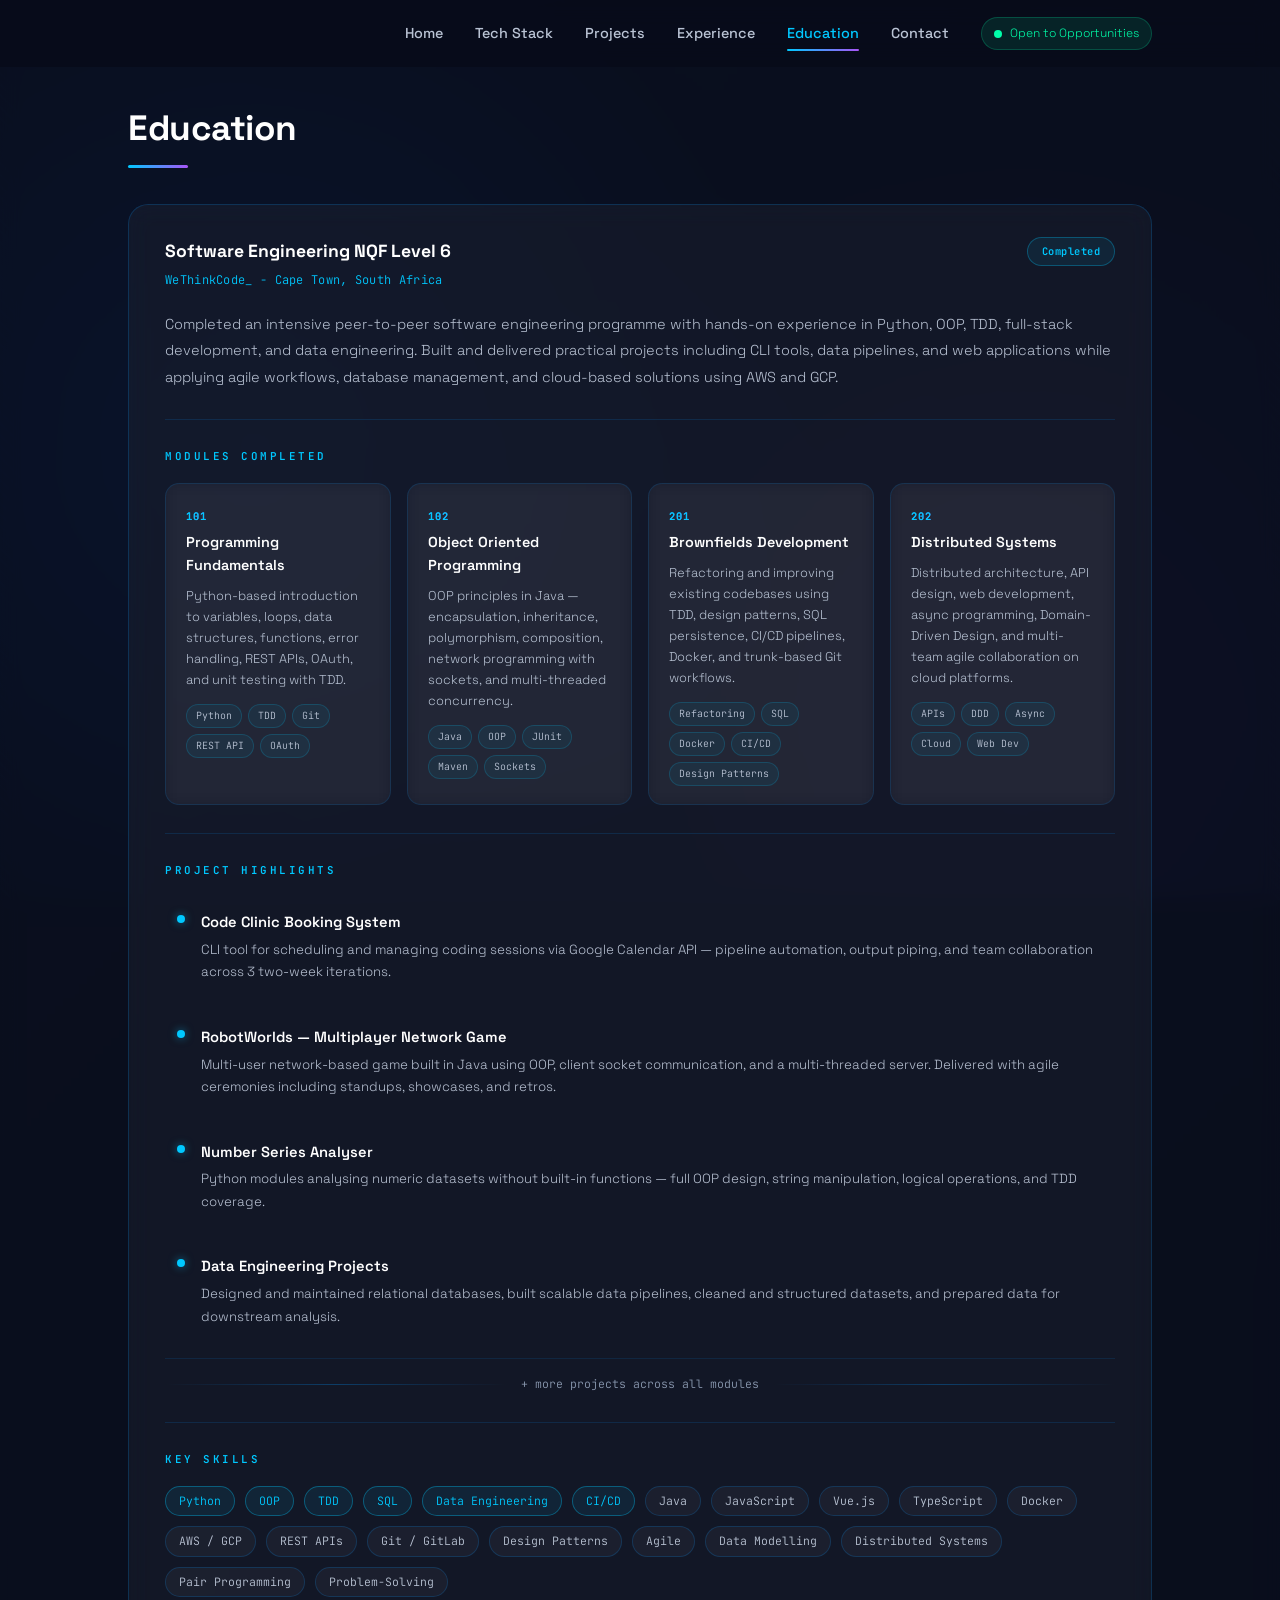
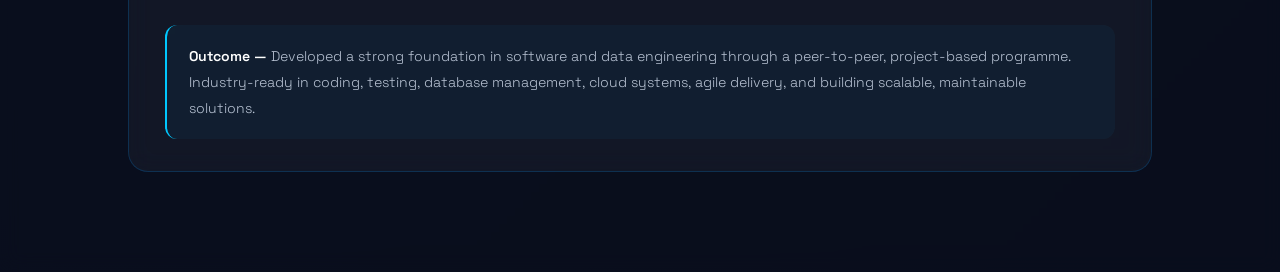
<file: education.html>
<!DOCTYPE html>
<html lang="en">
<head>
  <meta charset="UTF-8" />
  <meta name="viewport" content="width=device-width, initial-scale=1.0" />
  <title>Pumla Matokazi - Education</title>
  <link rel="icon" type="image/x-icon" href="data:image/svg+xml,<svg xmlns='http://www.w3.org/2000/svg' viewBox='0 0 100 100'><text y='.9em' font-size='90'>👩‍💻</text></svg>">
  <link rel="preconnect" href="https://fonts.googleapis.com" />
  <link rel="preconnect" href="https://fonts.gstatic.com" crossorigin />
  <link href="https://fonts.googleapis.com/css2?family=Space+Grotesk:wght@300;400;500;600;700&family=JetBrains+Mono:wght@300;400;500&display=swap" rel="stylesheet" />
  <link rel="stylesheet" href="assets/css/style.css" />
</head>
<body>

<nav id="navbar">
  <button class="nav-toggle" id="navToggle" aria-label="Toggle menu">
    <span></span><span></span><span></span>
  </button>
  <div class="nav-links" id="navLinks">
    <a href="index.html">Home</a>
    <a href="tech-stack.html">Tech Stack</a>
    <a href="projects.html">Projects</a>
    <a href="experience.html">Experience</a>
    <a href="education.html">Education</a>
    <a href="contact.html">Contact</a>
  </div>
  <div class="nav-avail"><span class="ndot"></span>Open to Opportunities</div>
</nav>

<section id="education" class="section-alt">
  <h2>Education</h2>

  <div class="edu-card">

    <!-- Top: title + badge -->
    <div class="edu-top">
      <div>
        <h3 class="edu-title">Software Engineering NQF Level 6</h3>
        <div class="edu-meta">WeThinkCode_ - Cape Town, South Africa</div>
      </div>
      <span class="edu-badge">Completed</span>
    </div>

    <!-- Description -->
    <p class="edu-desc">Completed an intensive peer-to-peer software engineering programme with hands-on experience in Python, OOP, TDD, full-stack development, and data engineering. Built and delivered practical projects including CLI tools, data pipelines, and web applications while applying agile workflows, database management, and cloud-based solutions using AWS and GCP.</p>

    <div class="edu-divider"></div>

    <!-- Modules -->
    <div class="edu-section-label">Modules Completed</div>
    <div class="modules-grid">

      <div class="module-card">
        <div class="module-num">101</div>
        <div class="module-name">Programming Fundamentals</div>
        <div class="module-desc">Python-based introduction to variables, loops, data structures, functions, error handling, REST APIs, OAuth, and unit testing with TDD.</div>
        <div class="module-tags">
          <span class="mtag">Python</span><span class="mtag">TDD</span><span class="mtag">Git</span><span class="mtag">REST API</span><span class="mtag">OAuth</span>
        </div>
      </div>

      <div class="module-card">
        <div class="module-num">102</div>
        <div class="module-name">Object Oriented Programming</div>
        <div class="module-desc">OOP principles in Java — encapsulation, inheritance, polymorphism, composition, network programming with sockets, and multi-threaded concurrency.</div>
        <div class="module-tags">
          <span class="mtag">Java</span><span class="mtag">OOP</span><span class="mtag">JUnit</span><span class="mtag">Maven</span><span class="mtag">Sockets</span>
        </div>
      </div>

      <div class="module-card">
        <div class="module-num">201</div>
        <div class="module-name">Brownfields Development</div>
        <div class="module-desc">Refactoring and improving existing codebases using TDD, design patterns, SQL persistence, CI/CD pipelines, Docker, and trunk-based Git workflows.</div>
        <div class="module-tags">
          <span class="mtag">Refactoring</span><span class="mtag">SQL</span><span class="mtag">Docker</span><span class="mtag">CI/CD</span><span class="mtag">Design Patterns</span>
        </div>
      </div>

      <div class="module-card">
        <div class="module-num">202</div>
        <div class="module-name">Distributed Systems</div>
        <div class="module-desc">Distributed architecture, API design, web development, async programming, Domain-Driven Design, and multi-team agile collaboration on cloud platforms.</div>
        <div class="module-tags">
          <span class="mtag">APIs</span><span class="mtag">DDD</span><span class="mtag">Async</span><span class="mtag">Cloud</span><span class="mtag">Web Dev</span>
        </div>
      </div>

    </div>

    <div class="edu-divider"></div>

    <!-- Project Highlights -->
    <div class="edu-section-label">Project Highlights</div>
    <div class="edu-projects">

      <div class="edu-project">
        <div class="proj-dot"></div>
        <div class="proj-content">
          <div class="proj-name">Code Clinic Booking System</div>
          <div class="proj-desc">CLI tool for scheduling and managing coding sessions via Google Calendar API — pipeline automation, output piping, and team collaboration across 3 two-week iterations.</div>
        </div>
      </div>

      <div class="edu-project">
        <div class="proj-dot"></div>
        <div class="proj-content">
          <div class="proj-name">RobotWorlds — Multiplayer Network Game</div>
          <div class="proj-desc">Multi-user network-based game built in Java using OOP, client socket communication, and a multi-threaded server. Delivered with agile ceremonies including standups, showcases, and retros.</div>
        </div>
      </div>

      <div class="edu-project">
        <div class="proj-dot"></div>
        <div class="proj-content">
          <div class="proj-name">Number Series Analyser</div>
          <div class="proj-desc">Python modules analysing numeric datasets without built-in functions — full OOP design, string manipulation, logical operations, and TDD coverage.</div>
        </div>
      </div>

      <div class="edu-project">
        <div class="proj-dot"></div>
        <div class="proj-content">
          <div class="proj-name">Data Engineering Projects</div>
          <div class="proj-desc">Designed and maintained relational databases, built scalable data pipelines, cleaned and structured datasets, and prepared data for downstream analysis.</div>
        </div>
      </div>

    </div>

    <!-- And more -->
    <div class="proj-more">
      <div class="proj-more-line"></div>
      <span>+ more projects across all modules</span>
      <div class="proj-more-line"></div>
    </div>

    <div class="edu-divider"></div>

    <!-- Key Skills -->
    <div class="edu-section-label">Key Skills</div>
    <div class="edu-tags">
      <span class="edu-tag highlight">Python</span>
      <span class="edu-tag highlight">OOP</span>
      <span class="edu-tag highlight">TDD</span>
      <span class="edu-tag highlight">SQL</span>
      <span class="edu-tag highlight">Data Engineering</span>
      <span class="edu-tag highlight">CI/CD</span>
      <span class="edu-tag">Java</span>
      <span class="edu-tag">JavaScript</span>
      <span class="edu-tag">Vue.js</span>
      <span class="edu-tag">TypeScript</span>
      <span class="edu-tag">Docker</span>
      <span class="edu-tag">AWS / GCP</span>
      <span class="edu-tag">REST APIs</span>
      <span class="edu-tag">Git / GitLab</span>
      <span class="edu-tag">Design Patterns</span>
      <span class="edu-tag">Agile</span>
      <span class="edu-tag">Data Modelling</span>
      <span class="edu-tag">Distributed Systems</span>
      <span class="edu-tag">Pair Programming</span>
      <span class="edu-tag">Problem-Solving</span>
    </div>

    <!-- Outcome -->
    <div class="edu-outcome">
      <strong>Outcome —</strong> Developed a strong foundation in software and data engineering through a peer-to-peer, project-based programme. Industry-ready in coding, testing, database management, cloud systems, agile delivery, and building scalable, maintainable solutions.
    </div>

  </div>
</section>

<button id="scrollTop" onclick="window.scrollTo({top:0,behavior:'smooth'})" title="Back to top" aria-label="Scroll to top">↑</button>
<script src="assets/js/main.js"></script>
</body>
</html>
</file>
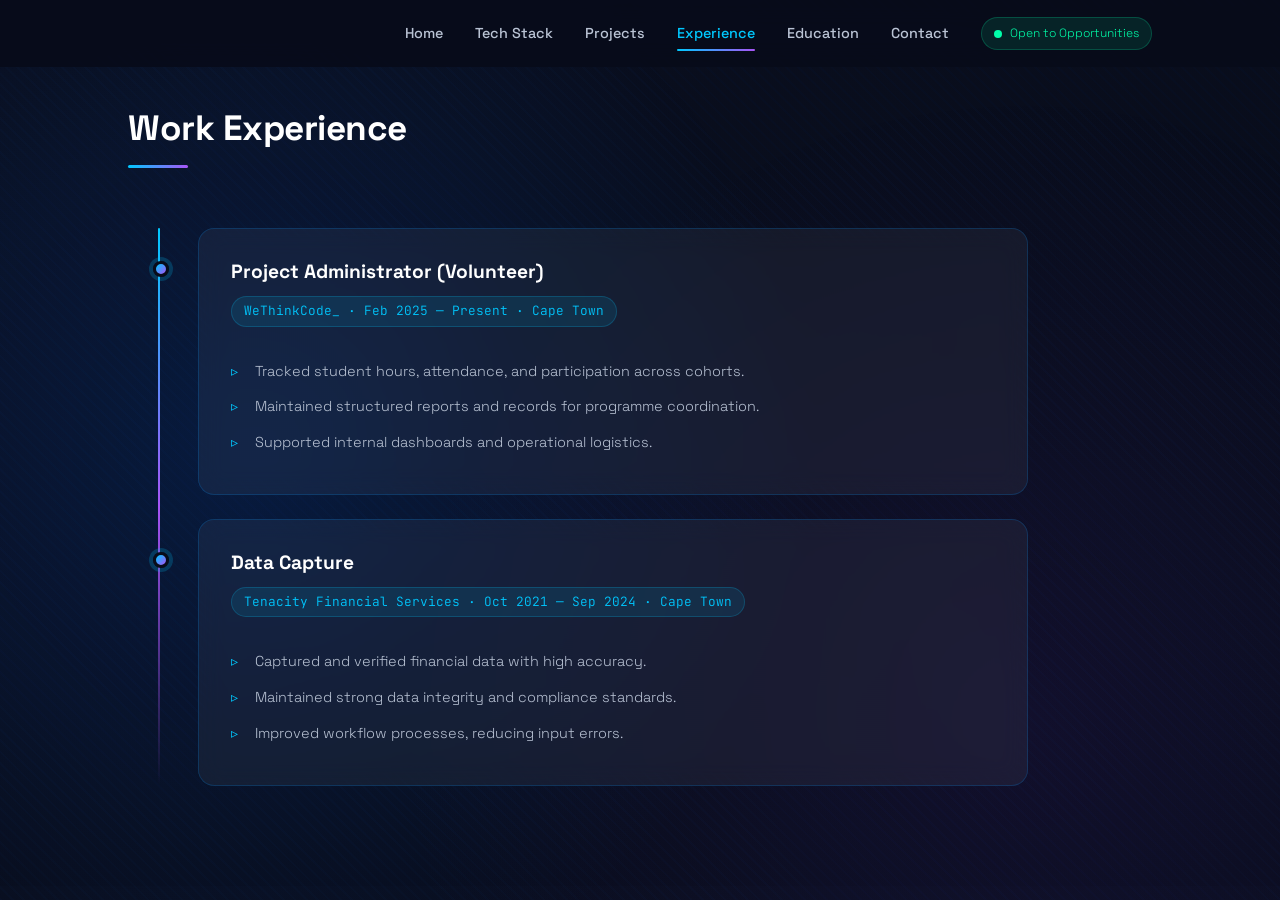
<file: experience.html>
<!DOCTYPE html>
<html lang="en">
<head>
  <meta charset="UTF-8" />
  <meta name="viewport" content="width=device-width, initial-scale=1.0" />
  <title>Pumla Matokazi - Experience</title>
  <link rel="preconnect" href="https://fonts.googleapis.com" />
  <link rel="preconnect" href="https://fonts.gstatic.com" crossorigin />
  <link href="https://fonts.googleapis.com/css2?family=Space+Grotesk:wght@300;400;500;600;700&family=JetBrains+Mono:wght@300;400;500&display=swap" rel="stylesheet" />
  <link rel="stylesheet" href="assets/css/style.css" />
</head>
<body>

<nav id="navbar">
  <button class="nav-toggle" id="navToggle" aria-label="Toggle menu">
    <span></span><span></span><span></span>
  </button>
  <div class="nav-links" id="navLinks">
    <a href="index.html">Home</a>
    <a href="tech-stack.html">Tech Stack</a>
    <a href="projects.html">Projects</a>
    <a href="experience.html">Experience</a>
    <a href="education.html">Education</a>
    <a href="contact.html">Contact</a>
  </div>
  <div class="nav-avail"><span class="ndot"></span>Open to Opportunities</div>
</nav>

<section id="experience">
  <h2>Work Experience</h2>
  <div class="timeline">
    <div class="timeline-item">
      <h3>Project Administrator (Volunteer)</h3>
      <div class="period">WeThinkCode_ · Feb 2025 — Present · Cape Town</div>
      <ul>
        <li>Tracked student hours, attendance, and participation across cohorts.</li>
        <li>Maintained structured reports and records for programme coordination.</li>
        <li>Supported internal dashboards and operational logistics.</li>
      </ul>
    </div>
    <div class="timeline-item">
      <h3>Data Capture</h3>
      <div class="period">Tenacity Financial Services · Oct 2021 — Sep 2024 · Cape Town</div>
      <ul>
        <li>Captured and verified financial data with high accuracy.</li>
        <li>Maintained strong data integrity and compliance standards.</li>
        <li>Improved workflow processes, reducing input errors.</li>
      </ul>
    </div>
  </div>
</section>

<button id="scrollTop" onclick="window.scrollTo({top:0,behavior:'smooth'})">↑</button>
<script src="assets/js/main.js"></script>
</body>
</html>
</file>
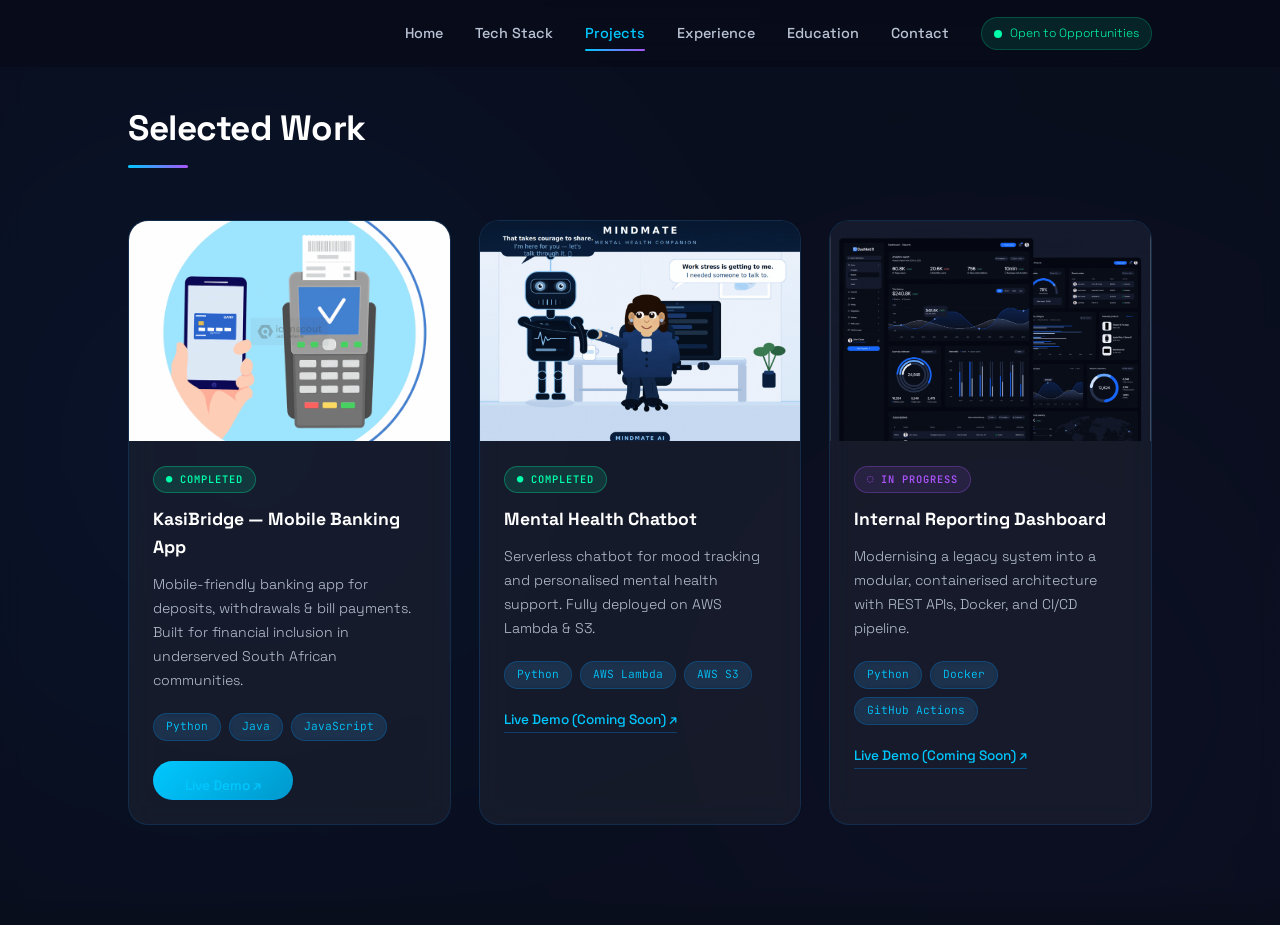
<file: projects.html>
<!DOCTYPE html>
<html lang="en">
<head>
  <meta charset="UTF-8" />
  <meta name="viewport" content="width=device-width, initial-scale=1.0" />
  <title>Pumla Matokazi - Projects</title>
  <link rel="preconnect" href="https://fonts.googleapis.com" />
  <link rel="preconnect" href="https://fonts.gstatic.com" crossorigin />
  <link href="https://fonts.googleapis.com/css2?family=Space+Grotesk:wght@300;400;500;600;700&family=JetBrains+Mono:wght@300;400;500&display=swap" rel="stylesheet" />
  <link rel="stylesheet" href="assets/css/style.css" />
</head>
<body>

<nav id="navbar">
  <button class="nav-toggle" id="navToggle" aria-label="Toggle menu">
    <span></span><span></span><span></span>
  </button>
  <div class="nav-links" id="navLinks">
    <a href="index.html">Home</a>
    <a href="tech-stack.html">Tech Stack</a>
    <a href="projects.html">Projects</a>
    <a href="experience.html">Experience</a>
    <a href="education.html">Education</a>
    <a href="contact.html">Contact</a>
  </div>
  <div class="nav-avail"><span class="ndot"></span>Open to Opportunities</div>
</nav>

<section id="projects" class="section-alt">
  <h2>Selected Work</h2>
  <div class="projects-grid">
    <div class="project-card">
      <div class="project-image-wrapper">
        <img class="project-gif" src="assets/images/kasibridge.gif" alt="KasiBridge mobile banking app" loading="lazy" />
      </div>
      <div class="content">
        <span class="project-badge badge-done">● Completed</span>
        <h3>KasiBridge — Mobile Banking App</h3>
        <p>Mobile-friendly banking app for deposits, withdrawals &amp; bill payments. Built for financial inclusion in underserved South African communities.</p>
        <div class="tags">
          <span class="tag">Python</span><span class="tag">Java</span><span class="tag">JavaScript</span>
        </div>
        <div class="links">
         <div class="project-actions">
        <a href="https://kasi-bridge.vercel.app/" target="_blank" class="btn-primary">Live Demo ↗</a></div>
         <!-- <a href="https://github.com/Pumla-Matokazi" target="_blank">GitHub ↗</a> -->
        </div>
      </div>
    </div>
    <div class="project-card">
      <div class="project-image-wrapper">
        <img class="project-gif" src="assets/images/mindmate.gif" alt="Mental Health Chatbot" loading="lazy" />
      </div>
      <div class="content">
        <span class="project-badge badge-done">● Completed</span>
        <h3>Mental Health Chatbot</h3>
        <p>Serverless chatbot for mood tracking and personalised mental health support. Fully deployed on AWS Lambda &amp; S3.</p>
        <div class="tags">
          <span class="tag">Python</span><span class="tag">AWS Lambda</span><span class="tag">AWS S3</span>
        </div>
        <div class="links">
          <a href="#" class="disabled-link">Live Demo (Coming Soon) ↗</a>
          <!-- <a href="https://github.com/Pumla-Matokazi" target="_blank">GitHub ↗</a> -->
        </div>
      </div>
    </div>
    <div class="project-card">
      <div class="project-image-wrapper">
        <img class="project-gif" src="assets/images/dashboard.gif" alt="Reporting Dashboard" loading="lazy" />
      </div>
      <div class="content">
        <span class="project-badge badge-wip">◌ In Progress</span>
        <h3>Internal Reporting Dashboard</h3>
        <p>Modernising a legacy system into a modular, containerised architecture with REST APIs, Docker, and CI/CD pipeline.</p>
        <div class="tags">
          <span class="tag">Python</span><span class="tag">Docker</span><span class="tag">GitHub Actions</span>
        </div>
        <div class="links">
          <a href="#" class="disabled-link">Live Demo (Coming Soon) ↗</a>
         <!-- <a href="https://github.com/Pumla-Matokazi" target="_blank">GitHub ↗</a> --> 
        </div>
      </div>
    </div>
  </div>
</section>

<button id="scrollTop" onclick="window.scrollTo({top:0,behavior:'smooth'})">↑</button>
<script src="assets/js/main.js"></script>
</body>
</html>
</file>
<file: assets/css/style.css>
/* ================================================
   Pumla Matokazi — Portfolio Stylesheet
   Dark Blue Glass Morphism Theme
   ================================================ */

   

*, *::before, *::after { 
  margin: 0; 
  padding: 0; 
  box-sizing: border-box; 
}

:root {
  /* Dark blue backgrounds */
  --bg:          #0a0f1f;
  --bg-alt:      #0c1124;
  --bg-deep:     #080c1a;
  
  /* Glass card backgrounds */
  --card:        rgba(255, 255, 255, 0.05);
  --card-hover:  rgba(255, 255, 255, 0.1);
  --card-border: rgba(255, 255, 255, 0.08);
  --card-glow:   rgba(0, 200, 255, 0.15);
  
  /* Accent colors - brighter for better contrast */
  --accent:      #00c8ff;
  --accent-glow: rgba(0, 200, 255, 0.25);
  --accent-dark: #0099cc;
  --accent-blue: #1e3a8a;
  
  /* Secondary accent */
  --secondary:   #a855f7;
  --secondary-glow: rgba(168, 85, 247, 0.2);
  
  /* Success color */
  --green:       #00ffaa;
  --green-glow:  rgba(0, 255, 170, 0.15);
  
  /* Text colors - bright for dark blue background */
  --text:        #ffffff;
  --text-light:  #e2e8f0;
  --muted:       #b9c3d4;
  --muted-light: #8a99b0;
}

html { 
  scroll-behavior: smooth; 
}

body {
  background: linear-gradient(135deg, var(--bg) 0%, var(--bg-deep) 100%);
  color: var(--text);
  font-family: 'Space Grotesk', sans-serif;
  font-weight: 300;
  line-height: 1.6;
  overflow-x: hidden;
  position: relative;
}

/* Enhanced animated gradient background */
body::before {
  content: '';
  position: fixed;
  top: 0;
  left: 0;
  width: 100%;
  height: 100%;
  background: 
    radial-gradient(circle at 20% 50%, rgba(0, 100, 255, 0.15) 0%, transparent 50%),
    radial-gradient(circle at 80% 80%, rgba(100, 50, 200, 0.1) 0%, transparent 50%),
    repeating-linear-gradient(45deg, rgba(0, 100, 255, 0.02) 0px, rgba(0, 100, 255, 0.02) 2px, transparent 2px, transparent 8px);
  pointer-events: none;
  z-index: -1;
}

section { 
  padding: 100px 10%;
  position: relative;
}

.section-alt { 
  background: rgba(10, 15, 31, 0.6);
  backdrop-filter: blur(10px);
}

h2 {
  font-size: 2.2rem;
  font-weight: 700;
  margin-bottom: 48px;
  color: var(--text);
  letter-spacing: -0.5px;
  position: relative;
  display: inline-block;
}

h2::after {
  content: '';
  position: absolute;
  bottom: -12px;
  left: 0;
  width: 60px;
  height: 3px;
  background: linear-gradient(90deg, var(--accent), var(--secondary));
  border-radius: 3px;
}

/* ---- NAV - Clean Glass Navigation ---- */
nav {
  position: fixed;
  top: 0;
  left: 0;
  right: 0;
  z-index: 999;
  padding: 16px 10%;
  display: flex;
  justify-content: flex-end;
  align-items: center;
  gap: 2rem;
  background: rgba(8, 12, 26, 0.9);
  backdrop-filter: blur(12px);
  transition: all 0.3s ease;
}

nav.scrolled {
  background: rgba(8, 12, 26, 0.98);
  padding: 12px 10%;
}

.nav-toggle {
  display: none;
  flex-direction: column;
  gap: 5px;
  background: none;
  border: none;
  padding: 8px;
  cursor: pointer;
  z-index: 1000;
}

.nav-toggle span {
  display: block;
  width: 24px;
  height: 2px;
  background: var(--text);
  border-radius: 2px;
  transition: all 0.3s;
}

.nav-links {
  display: flex;
  gap: 2rem;
  margin-left: auto;
}

.nav-links a {
  color: var(--muted);
  text-decoration: none;
  font-size: 0.9rem;
  font-weight: 500;
  transition: all 0.3s;
  position: relative;
  padding: 6px 0;
}

.nav-links a::after {
  content: '';
  position: absolute;
  bottom: 0;
  left: 0;
  width: 0;
  height: 2px;
  background: linear-gradient(90deg, var(--accent), var(--secondary));
  transition: width 0.3s;
  border-radius: 2px;
}

.nav-links a:hover,
.nav-links a.active {
  color: var(--accent);
}

.nav-links a:hover::after,
.nav-links a.active::after {
  width: 100%;
}

.nav-avail {
  font-size: 0.75rem;
  color: var(--green);
  display: flex;
  align-items: center;
  gap: 8px;
  background: rgba(0, 255, 170, 0.1);
  padding: 6px 12px;
  border-radius: 20px;
  border: 1px solid rgba(0, 255, 170, 0.2);
}

.ndot {
  width: 8px;
  height: 8px;
  background: var(--green);
  border-radius: 50%;
  animation: pulse 2s infinite;
}

@keyframes pulse {
  0%, 100% { opacity: 1; transform: scale(1); }
  50% { opacity: 0.5; transform: scale(0.8); }
}

/* ================================================
   HERO SECTION
================================================ */
.hero {
  display: flex;
  flex-direction: row;
  justify-content: space-between;
  align-items: center;
  min-height: 100vh;
  padding-top: 100px;
  gap: 60px;
  position: relative;
}

.hero-grid-bg {
  position: absolute;
  inset: 0;
  z-index: 0;
  background: 
    radial-gradient(circle at 20% 40%, rgba(0, 150, 255, 0.1) 0%, transparent 50%),
    radial-gradient(circle at 80% 60%, rgba(100, 80, 255, 0.08) 0%, transparent 50%),
    repeating-linear-gradient(45deg, rgba(0, 100, 255, 0.03) 0px, rgba(0, 100, 255, 0.03) 2px, transparent 2px, transparent 8px);
  pointer-events: none;
}

/* ================================================
   HERO AVATAR - With Image
================================================ */

/* Avatar Container */
.avatar-ring {
  position: relative;
  width: 320px;
  height: 320px;
  display: flex;
  align-items: center;
  justify-content: center;
}

.avatar-ring::before {
  content: '';
  position: absolute;
  inset: -10px;
  border-radius: 50%;
  background: linear-gradient(135deg, var(--accent), var(--secondary));
  opacity: 0.5;
  filter: blur(20px);
  z-index: -1;
  animation: rotate 4s linear infinite;
}

@keyframes rotate {
  from {
    transform: rotate(0deg);
  }
  to {
    transform: rotate(360deg);
  }
}

/* Avatar Placeholder - Now for Image */
.avatar-placeholder {
  width: 300px;
  height: 300px;
  border-radius: 50%;
  background: linear-gradient(135deg, rgba(0, 100, 255, 0.15), rgba(100, 50, 200, 0.15));
  backdrop-filter: blur(10px);
  border: 2px solid rgba(0, 150, 255, 0.4);
  display: flex;
  align-items: center;
  justify-content: center;
  overflow: hidden;
  transition: all 0.4s ease;
}

/* Avatar Image */
.avatar-image {
  width: 100%;
  height: 100%;
  object-fit: cover;
  border-radius: 50%;
  transition: transform 0.4s ease;
}

.avatar-ring:hover .avatar-placeholder {
  transform: scale(1.02);
  border-color: var(--accent);
  box-shadow: 0 0 40px var(--accent-glow);
}

.avatar-ring:hover .avatar-image {
  transform: scale(1.05);
}

/* Responsive */
@media (max-width: 900px) {
  .avatar-ring {
    width: 240px;
    height: 240px;
  }
  
  .avatar-placeholder {
    width: 220px;
    height: 220px;
  }
}

@media (max-width: 480px) {
  .avatar-ring {
    width: 200px;
    height: 200px;
  }
  
  .avatar-placeholder {
    width: 180px;
    height: 180px;
  }
}
/* Hero Content */
.hero-left {
  max-width: 600px;
  position: relative;
  z-index: 1;
  flex: 1;
}

.hero-tag {
  font-family: 'JetBrains Mono', monospace;
  font-size: 0.75rem;
  letter-spacing: 3px;
  color: var(--accent);
  margin-bottom: 20px;
  text-transform: uppercase;
}

.hero-left h1 {
  font-size: clamp(2.2rem, 5vw, 3.5rem);
  font-weight: 700;
  line-height: 1.2;
  margin-bottom: 16px;
  background: linear-gradient(135deg, var(--text), var(--accent));
  -webkit-background-clip: text;
  background-clip: text;
  color: transparent;
}

.hero-left h2 {
  font-size: 1.4rem;
  font-weight: 400;
  margin-bottom: 24px;
  color: var(--muted);
  font-family: 'JetBrains Mono', monospace;
  min-height: 2rem;
}

.typed-text { 
  color: var(--accent); 
  font-weight: 500;
}

.cursor-blink { 
  color: var(--accent); 
  animation: blink 0.9s step-end infinite; 
}

@keyframes blink { 
  0%, 100% { opacity: 1; } 
  50% { opacity: 0; } 
}

.hero-left p {
  color: var(--muted);
  margin-bottom: 36px;
  font-size: 1rem;
  line-height: 1.8;
}

.hero-ctas {
  display: flex;
  gap: 16px;
  flex-wrap: wrap;
}

/* Buttons */
.btn-primary {
  display: flex;
  align-items: center;
  gap: 8px;
  padding: 14px 32px;
  border: none;
  border-radius: 40px;
  background: linear-gradient(135deg, var(--accent), var(--accent-dark));
  color: #0a0f1f;
  font-size: 0.9rem;
  font-weight: 600;
  font-family: 'Space Grotesk', sans-serif;
  cursor: pointer;
  transition: all 0.3s ease;
  position: relative;
  overflow: hidden;
}

.btn-primary::before {
  content: '';
  position: absolute;
  top: 0;
  left: -100%;
  width: 100%;
  height: 100%;
  background: linear-gradient(90deg, transparent, rgba(255,255,255,0.3), transparent);
  transition: left 0.5s;
}

.btn-primary:hover::before {
  left: 100%;
}

.btn-primary:hover {
  transform: translateY(-2px);
  box-shadow: 0 8px 20px var(--accent-glow);
}

.btn-outline {
  padding: 14px 32px;
  border: 1px solid rgba(0, 150, 255, 0.4);
  border-radius: 40px;
  background: rgba(0, 100, 255, 0.1);
  backdrop-filter: blur(10px);
  color: var(--accent);
  font-size: 0.9rem;
  font-weight: 500;
  font-family: 'Space Grotesk', sans-serif;
  cursor: pointer;
  transition: all 0.3s ease;
}

.btn-outline:hover {
  background: rgba(0, 100, 255, 0.2);
  transform: translateY(-2px);
  border-color: var(--accent);
  box-shadow: 0 4px 12px var(--accent-glow);
}

/* ================================================
   SKILLS SECTION - Full Glass Blur Background
================================================ */
#skills { 
  padding: 80px 10%;
  position: relative;
  background: rgba(10, 15, 31, 0.4);
  backdrop-filter: blur(20px);
  margin: 20px 0;
  border-top: 1px solid rgba(0, 150, 255, 0.1);
  border-bottom: 1px solid rgba(0, 150, 255, 0.1);
}

#skills::before {
  content: '';
  position: absolute;
  top: 0;
  left: 0;
  right: 0;
  bottom: 0;
  background: linear-gradient(135deg, 
    rgba(0, 100, 255, 0.05) 0%, 
    rgba(100, 50, 200, 0.05) 100%);
  pointer-events: none;
  z-index: 0;
}

.skills-rows {
  position: relative;
  z-index: 1;
}

.skill-row {
  padding: 28px 0;
  border-bottom: 1px solid rgba(0, 150, 255, 0.1);
  transition: all 0.3s ease;
}

.skill-row:hover {
  border-bottom-color: rgba(0, 200, 255, 0.4);
}

.skill-row:last-child { 
  border-bottom: none; 
}

.skill-row-label {
  font-size: 0.7rem;
  font-weight: 600;
  text-transform: uppercase;
  letter-spacing: 3px;
  color: var(--accent);
  font-family: 'JetBrains Mono', monospace;
  margin-bottom: 20px;
  display: flex;
  align-items: center;
  gap: 12px;
}

.skill-row-label::after {
  content: '';
  flex: 1;
  height: 1px;
  background: linear-gradient(90deg, rgba(0, 150, 255, 0.4), transparent);
}

.skill-icons {
  display: flex;
  flex-direction: row;
  gap: 16px;
  flex-wrap: wrap;
}

/* Flip cards with white backgrounds */
.flip-card {
  width: 70px;
  height: 70px;
  perspective: 650px;
  cursor: pointer;
}

.flip-inner {
  width: 100%;
  height: 100%;
  position: relative;
  transform-style: preserve-3d;
  transition: transform 0.45s cubic-bezier(0.4, 0.2, 0.2, 1);
}

.flip-card:hover .flip-inner {
  transform: rotateY(180deg);
}

.flip-front,
.flip-back {
  position: absolute;
  inset: 0;
  border-radius: 14px;
  backface-visibility: hidden;
  -webkit-backface-visibility: hidden;
  display: flex;
  flex-direction: column;
  align-items: center;
  justify-content: center;
  gap: 8px;
}

/* White background for front of cards */
.flip-front {
  background: #ffffff;
  backdrop-filter: blur(4px);
  border: 1px solid rgba(0, 150, 255, 0.3);
  box-shadow: 0 4px 12px rgba(0, 0, 0, 0.1);
  transition: all 0.3s ease;
}

.flip-front:hover {
  background: #f8f9ff;
  border-color: var(--accent);
  transform: scale(1.02);
  box-shadow: 0 8px 20px rgba(0, 150, 255, 0.2);
}

.flip-front img {
  width: 38px;
  height: 38px;
  object-fit: contain;
  transition: all 0.3s ease;
  filter: brightness(1) contrast(1);
}

.flip-front:hover img {
  transform: scale(1.08);
  filter: drop-shadow(0 0 6px var(--accent));
}

/* Gradient background for back of cards */
.flip-back {
  transform: rotateY(180deg);
  background: linear-gradient(135deg, var(--accent), var(--secondary));
  backdrop-filter: blur(8px);
  border: 1px solid rgba(255,255,255,0.2);
}

.flip-back span {
  font-size: 11px;
  font-family: 'JetBrains Mono', monospace;
  color: white;
  text-align: center;
  line-height: 1.4;
  padding: 0 6px;
  font-weight: 600;
  text-shadow: 0 1px 2px rgba(0,0,0,0.2);
}

/* ================================================
   PROJECTS - Glass Cards (WORKING VERSION)
================================================ */
.projects-grid { 
  display: grid; 
  grid-template-columns: repeat(auto-fit, minmax(320px, 1fr)); 
  gap: 28px; 
  margin-top: 16px; 
}

.project-card {
  background: rgba(255, 255, 255, 0.05);
  backdrop-filter: blur(12px);
  border-radius: 20px;
  overflow: hidden;
  transition: all 0.3s ease;
  cursor: pointer;
  border: 1px solid rgba(0, 150, 255, 0.15);
  position: relative;
}

.project-card:hover {
  transform: translateY(-8px);
  background: rgba(255, 255, 255, 0.08);
  border-color: var(--accent);
  box-shadow: 0 20px 40px rgba(0, 0, 0, 0.3);
}

.project-image-wrapper {
  width: 100%;
  height: 220px;
  overflow: hidden;
  background: rgba(0, 0, 0, 0.3);
  position: relative;
}

.project-image-wrapper img {
  width: 100%;
  height: 100%;
  object-fit: cover;
  transition: transform 0.4s;
  opacity: 1;
  visibility: visible;
  display: block;
}

.project-card:hover .project-image-wrapper img {
  transform: scale(1.05);
}

.project-card .content {
  padding: 24px;
}

.project-badge {
  display: inline-block;
  font-size: 0.65rem;
  padding: 4px 12px;
  border-radius: 20px;
  margin-bottom: 12px;
  letter-spacing: 1px;
  text-transform: uppercase;
  font-weight: 600;
  font-family: 'JetBrains Mono', monospace;
}

.badge-done {
  background: rgba(0, 255, 170, 0.12);
  border: 1px solid rgba(0, 255, 170, 0.3);
  color: var(--green);
}

.badge-wip {
  background: rgba(168, 85, 247, 0.12);
  border: 1px solid rgba(168, 85, 247, 0.3);
  color: var(--secondary);
}

.project-card .content h3 {
  font-size: 1.1rem;
  font-weight: 700;
  margin-bottom: 12px;
  color: var(--text);
}

.project-card .content p {
  color: var(--muted);
  font-size: 0.88rem;
  line-height: 1.7;
  margin-bottom: 20px;
}

.tags {
  display: flex;
  flex-wrap: wrap;
  gap: 8px;
  margin-bottom: 20px;
}

.tag {
  font-size: 0.7rem;
  padding: 4px 12px;
  background: rgba(0, 150, 255, 0.12);
  border: 1px solid rgba(0, 150, 255, 0.25);
  border-radius: 20px;
  color: var(--accent);
  font-family: 'JetBrains Mono', monospace;
  backdrop-filter: blur(4px);
}

.links {
  display: flex;
  gap: 20px;
}

.links a {
  font-size: 0.85rem;
  font-weight: 500;
  color: var(--accent);
  border-bottom: 1px solid rgba(0, 150, 255, 0.3);
  padding-bottom: 2px;
  transition: all 0.3s ease;
  text-decoration: none;
}

.links a:hover {
  color: var(--secondary);
  border-bottom-color: var(--secondary);
  transform: translateX(2px);
}

/* ================================================
   EXPERIENCE SECTION - Left Aligned Content
================================================ */
#experience { 
  padding: 80px 10%;
  position: relative;
}

#experience h2 {
  text-align: left;
  margin-bottom: 48px;
  margin-left: 0;
}

#experience .timeline {
  display: flex;
  flex-direction: column;
  gap: 24px;
  margin-top: 24px;
  position: relative;
  max-width: 900px;
  margin-left: 0;
  margin-right: auto;
}

#experience .timeline::before {
  content: '';
  position: absolute;
  left: 30px;
  top: 0;
  bottom: 0;
  width: 2px;
  background: linear-gradient(180deg, var(--accent), var(--secondary), transparent);
  border-radius: 2px;
}

#experience .timeline-item {
  background: rgba(255, 255, 255, 0.05);
  backdrop-filter: blur(12px);
  border: 1px solid rgba(0, 150, 255, 0.2);
  border-radius: 16px;
  padding: 28px 32px;
  position: relative;
  transition: all 0.3s ease;
  margin-left: 70px;
}

#experience .timeline-item::before {
  content: '';
  position: absolute;
  left: -46px;
  top: 32px;
  width: 16px;
  height: 16px;
  background: linear-gradient(135deg, var(--accent), var(--secondary));
  border-radius: 50%;
  border: 3px solid var(--bg-deep);
  box-shadow: 0 0 0 4px rgba(0, 200, 255, 0.2);
  transition: all 0.3s ease;
}

#experience .timeline-item:hover {
  transform: translateX(8px);
  border-color: var(--accent);
  background: rgba(255, 255, 255, 0.08);
  box-shadow: 0 8px 24px rgba(0, 0, 0, 0.2);
}

#experience .timeline-item:hover::before {
  transform: scale(1.2);
  box-shadow: 0 0 0 6px rgba(0, 200, 255, 0.3);
}

#experience .timeline-item h3 {
  font-size: 1.2rem;
  font-weight: 700;
  margin-bottom: 8px;
  color: var(--text);
}

#experience .timeline-item .period {
  font-size: 0.8rem;
  color: var(--accent);
  margin-bottom: 16px;
  font-family: 'JetBrains Mono', monospace;
  display: inline-block;
  padding: 4px 12px;
  background: rgba(0, 200, 255, 0.1);
  border-radius: 20px;
  border: 1px solid rgba(0, 200, 255, 0.2);
}

#experience .timeline-item ul {
  list-style: none;
  padding-left: 0;
  margin-top: 16px;
}

#experience .timeline-item ul li {
  color: var(--muted);
  font-size: 0.9rem;
  line-height: 1.8;
  margin-bottom: 10px;
  padding-left: 24px;
  position: relative;
}

#experience .timeline-item ul li::before {
  content: '▹';
  position: absolute;
  left: 0;
  color: var(--accent);
  font-size: 0.9rem;
}

@media (max-width: 768px) {
  #experience .timeline {
    max-width: 100%;
    margin-left: 0;
  }
  
  #experience .timeline::before {
    left: 20px;
  }
  
  #experience .timeline-item {
    margin-left: 50px;
    padding: 20px;
  }
  
  #experience .timeline-item::before {
    left: -36px;
    width: 14px;
    height: 14px;
  }
}

@media (max-width: 480px) {
  #experience .timeline-item {
    margin-left: 40px;
    padding: 16px;
  }
  
  #experience .timeline-item h3 {
    font-size: 1rem;
  }
}

/* ================================================
   EDUCATION SECTION - With Connecting Timeline Dots
================================================ */
#education { 
  padding: 80px 10%;
  position: relative;
}

#education h2 {
  text-align: left;
  margin-bottom: 48px;
  margin-left: 0;
}

#education .timeline {
  display: flex;
  flex-direction: column;
  gap: 24px;
  margin-top: 24px;
  position: relative;
  max-width: 1200px;
  margin-left: 0;
  margin-right: auto;
}

#education .timeline::before {
  content: '';
  position: absolute;
  left: 30px;
  top: 0;
  bottom: 0;
  width: 2px;
  background: linear-gradient(180deg, var(--accent), var(--secondary), transparent);
  border-radius: 2px;
}

#education .timeline-item {
  background: rgba(255, 255, 255, 0.05);
  backdrop-filter: blur(12px);
  border: 1px solid rgba(0, 150, 255, 0.2);
  border-radius: 16px;
  padding: 28px 32px;
  position: relative;
  transition: all 0.3s ease;
  margin-left: 70px;
}

#education .timeline-item::before {
  content: '';
  position: absolute;
  left: -46px;
  top: 32px;
  width: 16px;
  height: 16px;
  background: linear-gradient(135deg, var(--accent), var(--secondary));
  border-radius: 50%;
  border: 3px solid var(--bg-deep);
  box-shadow: 0 0 0 4px rgba(0, 200, 255, 0.2);
  transition: all 0.3s ease;
}

#education .timeline-item:hover {
  transform: translateX(8px);
  border-color: var(--accent);
  background: rgba(255, 255, 255, 0.08);
  box-shadow: 0 8px 24px rgba(0, 0, 0, 0.2);
}

#education .timeline-item:hover::before {
  transform: scale(1.2);
  box-shadow: 0 0 0 6px rgba(0, 200, 255, 0.3);
}

.edu-top {
  display: flex;
  justify-content: space-between;
  align-items: flex-start;
  gap: 20px;
  margin-bottom: 20px;
  flex-wrap: wrap;
}

.edu-title {
  font-size: 1.3rem;
  font-weight: 700;
  margin-bottom: 8px;
  color: var(--text);
}

.edu-meta {
  font-size: 0.85rem;
  color: var(--accent);
  font-family: 'JetBrains Mono', monospace;
  letter-spacing: 0.3px;
}

.edu-badge {
  font-size: 0.75rem;
  font-weight: 600;
  padding: 6px 16px;
  border-radius: 20px;
  background: rgba(0, 200, 255, 0.12);
  border: 1px solid rgba(0, 200, 255, 0.3);
  color: var(--accent);
  white-space: nowrap;
  font-family: 'JetBrains Mono', monospace;
}

.edu-desc {
  font-size: 0.95rem;
  color: var(--muted);
  line-height: 1.8;
  margin: 20px 0 0;
  padding-left: 0;
}

.edu-divider {
  height: 1px;
  background: linear-gradient(90deg, transparent, rgba(0, 150, 255, 0.3), transparent);
  margin: 32px 0;
}

.edu-section-label {
  font-size: 0.8rem;
  font-weight: 600;
  text-transform: uppercase;
  letter-spacing: 3px;
  color: var(--accent);
  font-family: 'JetBrains Mono', monospace;
  margin-bottom: 24px;
  text-align: left;
}

.modules-grid {
  display: grid;
  grid-template-columns: repeat(auto-fit, minmax(280px, 1fr));
  gap: 20px;
  margin-bottom: 16px;
}

.module-card {
  background: rgba(10, 15, 31, 0.6);
  backdrop-filter: blur(8px);
  border: 1px solid rgba(0, 150, 255, 0.15);
  border-radius: 16px;
  padding: 20px;
  transition: all 0.3s ease;
}

.module-card:hover {
  border-color: var(--accent);
  transform: translateY(-4px);
  background: rgba(10, 15, 31, 0.8);
  box-shadow: 0 8px 20px rgba(0, 0, 0, 0.2);
}

.module-num {
  font-size: 0.7rem;
  font-family: 'JetBrains Mono', monospace;
  background: linear-gradient(135deg, var(--accent), var(--secondary));
  -webkit-background-clip: text;
  background-clip: text;
  color: transparent;
  margin-bottom: 10px;
  letter-spacing: 1px;
  display: inline-block;
  font-weight: 600;
}

.module-name {
  font-size: 1rem;
  font-weight: 600;
  margin-bottom: 12px;
  color: var(--text);
}

.module-desc {
  font-size: 0.85rem;
  color: var(--muted);
  line-height: 1.65;
  margin-bottom: 16px;
}

.module-tags {
  display: flex;
  flex-wrap: wrap;
  gap: 8px;
}

.mtag {
  font-size: 0.65rem;
  padding: 4px 10px;
  border-radius: 20px;
  background: rgba(0, 200, 255, 0.08);
  border: 1px solid rgba(0, 200, 255, 0.2);
  color: var(--muted);
  font-family: 'JetBrains Mono', monospace;
  transition: all 0.3s ease;
}

.mtag:hover {
  border-color: var(--accent);
  color: var(--accent);
}

.edu-projects {
  display: flex;
  flex-direction: column;
  gap: 20px;
  margin-bottom: 16px;
}

.edu-project {
  display: flex;
  gap: 16px;
  align-items: flex-start;
  padding: 12px;
  border-radius: 12px;
  transition: all 0.3s ease;
}

.edu-project:hover {
  background: rgba(0, 200, 255, 0.05);
  transform: translateX(4px);
}

.proj-dot {
  width: 8px;
  height: 8px;
  border-radius: 50%;
  background: linear-gradient(135deg, var(--accent), var(--secondary));
  flex-shrink: 0;
  margin-top: 8px;
  box-shadow: 0 0 8px var(--accent-glow);
  transition: all 0.3s ease;
}

.edu-project:hover .proj-dot {
  transform: scale(1.2);
  box-shadow: 0 0 12px var(--accent-glow);
}

.proj-content {
  flex: 1;
}

.proj-name {
  font-size: 1rem;
  font-weight: 600;
  margin-bottom: 6px;
  color: var(--text);
  position: relative;
  display: inline-block;
}

.proj-desc {
  font-size: 0.85rem;
  color: var(--muted);
  line-height: 1.7;
}

.proj-more {
  display: flex;
  align-items: center;
  gap: 16px;
  margin-top: 24px;
  padding-top: 20px;
  border-top: 1px solid rgba(0, 150, 255, 0.15);
}

.proj-more-line {
  flex: 1;
  height: 1px;
  background: linear-gradient(90deg, transparent, rgba(0, 150, 255, 0.3), transparent);
}

.proj-more span {
  font-size: 0.8rem;
  font-family: 'JetBrains Mono', monospace;
  color: var(--muted-light);
  white-space: nowrap;
}

.edu-tags {
  display: flex;
  flex-wrap: wrap;
  gap: 12px;
  margin-bottom: 32px;
  justify-content: flex-start;
}


.edu-tag {
  font-size: 0.75rem;
  padding: 6px 16px;
  border-radius: 20px;
  background: rgba(255, 255, 255, 0.05);
  border: 1px solid rgba(0, 150, 255, 0.2);
  color: var(--muted);
  font-family: 'JetBrains Mono', monospace;
  transition: all 0.
}

/* ================================================
   CONTACT SECTION - Fixed
================================================ */
#contact {
  padding: 80px 10%;
  position: relative;
  background: rgba(10, 15, 31, 0.4);
  backdrop-filter: blur(20px);
}

.contact-container {
  max-width: 1200px;
  margin: 0 auto;
}

#contact h2 {
  text-align: left;
  margin-bottom: 48px;
}

.contact-wrapper {
  display: grid;
  grid-template-columns: 1fr 1fr;
  gap: 50px;
  align-items: start;
}

/* Left Side - Contact Info */
.contact-info {
  display: flex;
  flex-direction: column;
  gap: 24px;
}

.contact-info h3 {
  font-size: 1.5rem;
  font-weight: 700;
  margin-bottom: 0;
  background: linear-gradient(135deg, var(--text), var(--accent));
  -webkit-background-clip: text;
  background-clip: text;
  color: transparent;
}

.contact-info > p {
  color: var(--muted);
  line-height: 1.8;
  margin-bottom: 0;
  font-size: 0.95rem;
}

/* Contact Links */
.contact-details {
  display: flex;
  flex-direction: column;
  gap: 16px;
}

.contact-link {
  display: flex;
  align-items: center;
  gap: 18px;
  padding: 16px 20px;
  background: rgba(255, 255, 255, 0.05);
  backdrop-filter: blur(8px);
  border: 1px solid rgba(0, 150, 255, 0.2);
  border-radius: 16px;
  text-decoration: none;
  transition: all 0.3s ease;
}

.contact-link:hover {
  transform: translateX(8px);
  background: rgba(255, 255, 255, 0.08);
  border-color: var(--accent);
  box-shadow: 0 8px 20px rgba(0, 0, 0, 0.2);
}

.contact-icon {
  width: 48px;
  height: 48px;
  display: flex;
  align-items: center;
  justify-content: center;
  background: rgba(0, 200, 255, 0.1);
  border-radius: 12px;
  flex-shrink: 0;
}

.contact-icon svg {
  width: 24px;
  height: 24px;
  stroke: var(--accent);
}

.contact-text {
  flex: 1;
}

.contact-label {
  display: block;
  font-size: 0.7rem;
  text-transform: uppercase;
  letter-spacing: 1.5px;
  color: var(--accent);
  font-family: 'JetBrains Mono', monospace;
  margin-bottom: 4px;
}

.contact-value {
  font-size: 0.9rem;
  color: var(--text);
  font-weight: 500;
}

.contact-link:hover .contact-value {
  color: var(--accent);
}

/* Availability Badge */
.availability-badge {
  display: inline-flex;
  align-items: center;
  gap: 10px;
  padding: 12px 20px;
  background: rgba(0, 255, 170, 0.08);
  border: 1px solid rgba(0, 255, 170, 0.2);
  border-radius: 40px;
  font-size: 0.85rem;
  color: var(--green);
  font-family: 'JetBrains Mono', monospace;
  margin-top: 8px;
  align-self: flex-start;
}

.status-dot {
  width: 10px;
  height: 10px;
  background: var(--green);
  border-radius: 50%;
  animation: pulse 2s infinite;
}

/* Right Side - Contact Form */
.contact-form-wrapper {
  background: rgba(255, 255, 255, 0.05);
  backdrop-filter: blur(12px);
  border: 1px solid rgba(0, 150, 255, 0.2);
  border-radius: 24px;
  padding: 32px;
  transition: all 0.3s ease;
}

.contact-form-wrapper:hover {
  border-color: var(--accent);
  box-shadow: 0 15px 35px rgba(0, 0, 0, 0.2);
}

.contact-form {
  display: flex;
  flex-direction: column;
  gap: 20px;
}

.form-group input,
.form-group textarea {
  width: 100%;
  padding: 14px 18px;
  background: rgba(10, 15, 31, 0.6);
  border: 1px solid rgba(0, 150, 255, 0.2);
  border-radius: 12px;
  color: var(--text);
  font-size: 0.9rem;
  font-family: 'Space Grotesk', sans-serif;
  transition: all 0.3s ease;
  outline: none;
}

.form-group input:focus,
.form-group textarea:focus {
  border-color: var(--accent);
  background: rgba(10, 15, 31, 0.8);
  box-shadow: 0 0 0 3px rgba(0, 200, 255, 0.1);
}

.form-group input::placeholder,
.form-group textarea::placeholder {
  color: var(--muted-light);
}

.form-group textarea {
  resize: vertical;
  min-height: 120px;
}

.submit-btn {
  display: inline-flex;
  align-items: center;
  justify-content: center;
  gap: 12px;
  padding: 14px 24px;
  background: linear-gradient(135deg, var(--accent), var(--accent-dark));
  border: none;
  border-radius: 40px;
  color: #0a0f1f;
  font-size: 0.9rem;
  font-weight: 600;
  cursor: pointer;
  transition: all 0.3s ease;
  width: 100%;
}

.submit-btn:hover {
  transform: translateY(-2px);
  box-shadow: 0 8px 20px rgba(0, 200, 255, 0.3);
}

/* Responsive */
@media (max-width: 768px) {
  .contact-wrapper {
    grid-template-columns: 1fr;
    gap: 40px;
  }
  
  .contact-link {
    padding: 14px 18px;
  }
  
  .contact-icon {
    width: 44px;
    height: 44px;
  }
  
  .contact-form-wrapper {
    padding: 24px;
  }
}

@media (max-width: 480px) {
  .contact-link {
    gap: 12px;
    padding: 12px 16px;
  }
  
  .contact-icon {
    width: 40px;
    height: 40px;
  }
  
  .contact-icon svg {
    width: 20px;
    height: 20px;
  }
  
  .contact-form-wrapper {
    padding: 20px;
  }
}  

  /* ================================================
   FOOTER - Centered
================================================ */
footer {
  padding: 32px 10%;
  display: flex;
  flex-direction: column;
  justify-content: center;
  align-items: center;
  gap: 12px;
  background: rgba(10, 15, 31, 0.6);
  backdrop-filter: blur(12px);
  border-top: 1px solid rgba(0, 150, 255, 0.15);
  text-align: center;
}

footer span {
  color: var(--muted);
  font-size: 0.85rem;
  font-family: 'Space Grotesk', sans-serif;
}

footer .accent {
  background: linear-gradient(135deg, var(--accent), var(--secondary));
  -webkit-background-clip: text;
  background-clip: text;
  color: transparent;
  font-weight: 600;
}

footer .avail {
  color: var(--green);
  display: inline-flex;
  align-items: center;
  gap: 8px;
}

footer .avail::before {
  content: '';
  width: 8px;
  height: 8px;
  background: var(--green);
  border-radius: 50%;
  display: inline-block;
  animation: pulse 2s infinite;
}

@keyframes pulse {
  0%, 100% {
    opacity: 1;
    transform: scale(1);
  }
  50% {
    opacity: 0.5;
    transform: scale(0.8);
  }
}

/* Responsive */
@media (max-width: 768px) {
  footer {
    padding: 24px 6%;
    gap: 10px;
  }
  
  footer span {
    font-size: 0.75rem;
  }
}

/* ================================================
   FORCE FIX - GIF ALWAYS VISIBLE
================================================ */

.project-image-wrapper img,
.project-gif {
  opacity: 1 !important;
  visibility: visible !important;
  display: block !important;
  transform: none !important;
}

.project-card:hover .project-image-wrapper img {
  transform: scale(1.05) !important;
  opacity: 1 !important;
}

/* ================================================
   FIX FOR SEPARATE PAGES
================================================ */

/* Make each section fill the page properly */
#skills, #projects, #experience, #education, #contact {
  min-height: calc(100vh - 80px);
  padding: 100px 10%;
}

/* Remove any conflicting animations that might hide content */
.project-image-wrapper img {
  opacity: 1 !important;
  visibility: visible !important;
  display: block !important;
}

/* Fix for scroll position on page load */
html {
  scroll-padding-top: 80px;
}

/* Active navigation link styling */
.nav-links a.active {
  color: var(--accent);
}

.nav-links a.active::after {
  width: 100%;
}
/* ================================================
   EDUCATION CARD — Full redesign
================================================ */
.edu-card {
  background: rgba(255, 255, 255, 0.04);
  backdrop-filter: blur(12px);
  border: 1px solid rgba(0, 150, 255, 0.2);
  border-radius: 20px;
  padding: 32px 36px;
  transition: border-color 0.3s;
}
.edu-card:hover { border-color: rgba(0, 200, 255, 0.4); }

.edu-top {
  display: flex;
  justify-content: space-between;
  align-items: flex-start;
  gap: 16px;
  margin-bottom: 8px;
  flex-wrap: wrap;
}
.edu-title {
  font-size: 1.1rem;
  font-weight: 700;
  color: var(--text);
  margin-bottom: 6px;
}
.edu-meta {
  font-size: 0.75rem;
  color: var(--accent);
  font-family: 'JetBrains Mono', monospace;
  letter-spacing: 0.3px;
}
.edu-badge {
  font-size: 0.65rem;
  font-weight: 600;
  padding: 5px 14px;
  border-radius: 20px;
  background: rgba(0, 200, 255, 0.08);
  border: 1px solid rgba(0, 200, 255, 0.3);
  color: var(--accent);
  white-space: nowrap;
  font-family: 'JetBrains Mono', monospace;
  letter-spacing: 0.5px;
}
.edu-desc {
  font-size: 0.9rem;
  color: var(--muted);
  line-height: 1.85;
  margin-top: 20px;
}
.edu-divider {
  height: 1px;
  background: rgba(0, 150, 255, 0.15);
  margin: 28px 0;
}
.edu-section-label {
  font-size: 0.68rem;
  font-weight: 600;
  text-transform: uppercase;
  letter-spacing: 2.5px;
  color: var(--accent);
  font-family: 'JetBrains Mono', monospace;
  margin-bottom: 18px;
}

/* Modules grid */
.modules-grid {
  display: grid;
  grid-template-columns: repeat(auto-fit, minmax(220px, 1fr));
  gap: 16px;
  margin-bottom: 4px;
}
.module-card {
  background: rgba(255, 255, 255, 0.03);
  border: 1px solid rgba(0, 150, 255, 0.15);
  border-radius: 14px;
  padding: 18px 20px;
  transition: border-color 0.2s, background 0.2s;
}
.module-card:hover {
  border-color: rgba(0, 200, 255, 0.35);
  background: rgba(255, 255, 255, 0.06);
}
.module-num {
  font-size: 0.65rem;
  font-family: 'JetBrains Mono', monospace;
  color: var(--accent);
  margin-bottom: 6px;
  letter-spacing: 1px;
}
.module-name {
  font-size: 0.9rem;
  font-weight: 600;
  color: var(--text);
  margin-bottom: 8px;
}
.module-desc {
  font-size: 0.8rem;
  color: var(--muted);
  line-height: 1.65;
  margin-bottom: 14px;
}
.module-tags { display: flex; flex-wrap: wrap; gap: 6px; }
.mtag {
  font-size: 0.62rem;
  padding: 3px 9px;
  border-radius: 20px;
  background: rgba(0, 200, 255, 0.06);
  border: 1px solid rgba(0, 200, 255, 0.18);
  color: var(--muted);
  font-family: 'JetBrains Mono', monospace;
}

/* Project highlights */
.edu-projects {
  display: flex;
  flex-direction: column;
  gap: 16px;
  margin-bottom: 4px;
}
.edu-project { display: flex; gap: 16px; align-items: flex-start; }
.proj-dot {
  width: 8px; height: 8px;
  border-radius: 50%;
  background: var(--accent);
  flex-shrink: 0;
  margin-top: 6px;
  box-shadow: 0 0 8px rgba(0, 200, 255, 0.5);
}
.proj-content { flex: 1; }
.proj-name {
  font-size: 0.92rem;
  font-weight: 600;
  color: var(--text);
  margin-bottom: 4px;
}
.proj-desc {
  font-size: 0.83rem;
  color: var(--muted);
  line-height: 1.7;
}

/* And more row */
.proj-more {
  display: flex;
  align-items: center;
  gap: 14px;
  margin-top: 18px;
  padding-top: 16px;
  border-top: 1px solid rgba(0, 150, 255, 0.12);
}
.proj-more-line {
  flex: 1;
  height: 1px;
  background: linear-gradient(90deg, transparent, rgba(0, 150, 255, 0.3), transparent);
}
.proj-more span {
  font-size: 0.72rem;
  font-family: 'JetBrains Mono', monospace;
  color: var(--muted-light);
  white-space: nowrap;
}

/* Education skill tags */
.edu-tags {
  display: flex;
  flex-wrap: wrap;
  gap: 10px;
  margin-bottom: 28px;
}
.edu-tag {
  font-size: 0.72rem;
  padding: 5px 13px;
  border-radius: 20px;
  background: rgba(255, 255, 255, 0.04);
  border: 1px solid rgba(0, 150, 255, 0.2);
  color: var(--muted);
  font-family: 'JetBrains Mono', monospace;
  transition: border-color 0.2s, color 0.2s;
  cursor: default;
}
.edu-tag:hover { border-color: rgba(0, 200, 255, 0.4); color: var(--text); }
.edu-tag.highlight {
  background: rgba(0, 200, 255, 0.08);
  border-color: rgba(0, 200, 255, 0.35);
  color: var(--accent);
}

/* Outcome block */
.edu-outcome {
  background: rgba(0, 200, 255, 0.05);
  border-radius: 12px;
  padding: 18px 22px;
  font-size: 0.88rem;
  color: var(--muted);
  line-height: 1.85;
  border-left: 2px solid var(--accent);
}
.edu-outcome strong { color: var(--text); font-weight: 600; }

/* ================================================
   SKILLS — flip card rows (tech-stack page)
================================================ */
.skills-rows {
  display: flex;
  flex-direction: column;
  gap: 0;
}
.skill-row {
  padding: 24px 0;
  border-bottom: 1px solid rgba(0, 150, 255, 0.12);
}
.skill-row:last-child { border-bottom: none; }
.skill-row-label {
  font-size: 0.68rem;
  font-weight: 600;
  text-transform: uppercase;
  letter-spacing: 2.5px;
  color: var(--accent);
  font-family: 'JetBrains Mono', monospace;
  margin-bottom: 18px;
  display: flex;
  align-items: center;
  gap: 14px;
}
.skill-row-label::after {
  content: '';
  flex: 1;
  height: 1px;
  background: rgba(0, 150, 255, 0.15);
}
.skill-icons {
  display: flex;
  flex-direction: row;
  gap: 12px;
  flex-wrap: wrap;
}

/* Flip cards */
.flip-card { width: 68px; height: 68px; perspective: 650px; cursor: pointer; }
.flip-inner {
  width: 100%; height: 100%;
  position: relative;
  transform-style: preserve-3d;
  transition: transform 0.45s cubic-bezier(0.4, 0.2, 0.2, 1);
}
.flip-card:hover .flip-inner { transform: rotateY(180deg); }
.flip-front,
.flip-back {
  position: absolute; inset: 0;
  border-radius: 14px;
  backface-visibility: hidden;
  -webkit-backface-visibility: hidden;
  display: flex; flex-direction: column;
  align-items: center; justify-content: center; gap: 6px;
  border: 1px solid rgba(0, 150, 255, 0.18);
  background: rgba(255, 255, 255, 0.04);
}
.flip-front img { width: 30px; height: 30px; object-fit: contain; }
.flip-back {
  transform: rotateY(180deg);
  background: #085041;
  border-color: #0F6E56;
}
.flip-back span {
  font-size: 10px;
  font-family: 'JetBrains Mono', monospace;
  color: #9FE1CB;
  text-align: center;
  line-height: 1.4;
  padding: 0 5px;
  font-weight: 500;
}

/* ================================================
   SCROLL TOP + TOAST + FADE
================================================ */
#scrollTop {
  position: fixed; bottom: 2rem; right: 2rem;
  width: 44px; height: 44px;
  background: var(--accent); border: none; border-radius: 50%;
  color: #0a0f1f; font-size: 1.1rem;
  display: none; align-items: center; justify-content: center;
  z-index: 999; font-weight: 700; cursor: pointer; transition: all 0.2s;
}
#scrollTop:hover { background: #22d4ff; transform: translateY(-3px); }
#scrollTop.visible { display: flex; }

#toast {
  position: fixed; bottom: 2rem; left: 50%;
  transform: translateX(-50%) translateY(80px);
  background: rgba(17, 20, 32, 0.95);
  border-radius: 10px; font-size: 0.85rem;
  z-index: 9999; transition: transform 0.35s ease;
  pointer-events: none; white-space: nowrap; padding: 14px 28px;
}
#toast.success { border: 1px solid rgba(0, 255, 153, 0.35); color: var(--green); }
#toast.error   { border: 1px solid rgba(255, 80, 80, 0.35); color: #ff6b6b; }
#toast.show    { transform: translateX(-50%) translateY(0); }

.fade-hidden  { opacity: 0; transform: translateY(24px); transition: opacity 0.65s ease, transform 0.65s ease; }
.fade-visible { opacity: 1; transform: none; }

/* ================================================
   RESPONSIVE — education & skills
================================================ */
@media (max-width: 700px) {
  .modules-grid { grid-template-columns: 1fr; }
  .edu-card { padding: 22px 18px; }
  .flip-card { width: 58px; height: 58px; }
  .flip-front img { width: 26px; height: 26px; }
}

/* ================================================
   DECORATED CONTACT SECTION
================================================ */

#contact {
  position: relative;
  overflow: hidden;
}

/* Animated background for contact section */
#contact::before {
  content: '';
  position: absolute;
  top: 0;
  left: 0;
  right: 0;
  bottom: 0;
  background: radial-gradient(circle at 30% 50%, rgba(0, 200, 255, 0.05) 0%, transparent 50%);
  pointer-events: none;
}

/* Contact cards animation */
.contact-link {
  position: relative;
  overflow: hidden;
}

.contact-link::before {
  content: '';
  position: absolute;
  top: 0;
  left: -100%;
  width: 100%;
  height: 100%;
  background: linear-gradient(90deg, transparent, rgba(0, 200, 255, 0.1), transparent);
  transition: left 0.5s;
}

.contact-link:hover::before {
  left: 100%;
}

/* Icon pulse animation */
.contact-icon {
  position: relative;
}

.contact-link:hover .contact-icon {
  animation: iconPulse 0.5s ease;
}

@keyframes iconPulse {
  0% { transform: scale(1); }
  50% { transform: scale(1.1); }
  100% { transform: scale(1); }
}

/* Form input glow effect */
.form-group input:focus,
.form-group textarea:focus {
  box-shadow: 0 0 0 3px rgba(0, 200, 255, 0.2), 0 0 0 5px rgba(0, 200, 255, 0.1);
}

/* Submit button animation */
.submit-btn {
  position: relative;
  overflow: hidden;
}

.submit-btn::after {
  content: '';
  position: absolute;
  top: 50%;
  left: 50%;
  width: 0;
  height: 0;
  background: rgba(255, 255, 255, 0.3);
  border-radius: 50%;
  transform: translate(-50%, -50%);
  transition: width 0.5s, height 0.5s;
}

.submit-btn:active::after {
  width: 200px;
  height: 200px;
}

/* Floating decoration dots */
.contact-container {
  position: relative;
}

.contact-container::before,
.contact-container::after {
  content: '';
  position: absolute;
  width: 150px;
  height: 150px;
  border-radius: 50%;
  background: radial-gradient(circle, rgba(0, 200, 255, 0.03), transparent);
  pointer-events: none;
}

.contact-container::before {
  top: -50px;
  right: -50px;
}

.contact-container::after {
  bottom: -50px;
  left: -50px;
}

/* Gradient border on form */
.contact-form-wrapper {
  position: relative;
}

.contact-form-wrapper::before {
  content: '';
  position: absolute;
  top: -2px;
  left: -2px;
  right: -2px;
  bottom: -2px;
  background: linear-gradient(135deg, var(--accent), var(--secondary), transparent);
  border-radius: 26px;
  z-index: -1;
  opacity: 0;
  transition: opacity 0.3s;
}

.contact-form-wrapper:hover::before {
  opacity: 1;
}


/* ================================================
   CONTACT SECTION - ORIGINAL CLEAN VERSION
================================================ */

#contact {
  padding: 80px 10%;
  position: relative;
  background: rgba(10, 15, 31, 0.4);
  backdrop-filter: blur(20px);
}

.contact-container {
  max-width: 1200px;
  margin: 0 auto;
}

#contact h2 {
  text-align: left;
  margin-bottom: 48px;
}

.contact-wrapper {
  display: grid;
  grid-template-columns: 1fr 1fr;
  gap: 50px;
  align-items: start;
}

.contact-info h3 {
  font-size: 1.5rem;
  font-weight: 700;
  margin-bottom: 16px;
  color: var(--text);
}

.contact-info p {
  color: var(--muted);
  line-height: 1.8;
  margin-bottom: 32px;
}

.contact-details {
  display: flex;
  flex-direction: column;
  gap: 16px;
  margin-bottom: 32px;
}

.contact-link {
  display: flex;
  align-items: center;
  gap: 18px;
  padding: 16px 20px;
  background: rgba(255, 255, 255, 0.05);
  border: 1px solid rgba(0, 150, 255, 0.2);
  border-radius: 16px;
  text-decoration: none;
  transition: all 0.3s ease;
}

.contact-link:hover {
  transform: translateX(5px);
  background: rgba(255, 255, 255, 0.08);
  border-color: var(--accent);
}

.contact-icon {
  width: 48px;
  height: 48px;
  display: flex;
  align-items: center;
  justify-content: center;
  background: rgba(0, 200, 255, 0.1);
  border-radius: 12px;
}

.contact-icon svg {
  width: 24px;
  height: 24px;
  stroke: var(--accent);
}

.contact-label {
  display: block;
  font-size: 0.7rem;
  text-transform: uppercase;
  letter-spacing: 1.5px;
  color: var(--accent);
  margin-bottom: 4px;
}

.contact-value {
  font-size: 0.9rem;
  color: var(--text);
  font-weight: 500;
}

.availability-badge {
  display: inline-flex;
  align-items: center;
  gap: 10px;
  padding: 10px 18px;
  background: rgba(0, 255, 170, 0.08);
  border: 1px solid rgba(0, 255, 170, 0.2);
  border-radius: 40px;
  font-size: 0.85rem;
  color: var(--green);
}

.status-dot {
  width: 8px;
  height: 8px;
  background: var(--green);
  border-radius: 50%;
  animation: pulse 2s infinite;
}

.contact-form-wrapper {
  background: rgba(255, 255, 255, 0.05);
  border: 1px solid rgba(0, 150, 255, 0.2);
  border-radius: 24px;
  padding: 32px;
}

.contact-form {
  display: flex;
  flex-direction: column;
  gap: 20px;
}

.contact-form input,
.contact-form textarea {
  width: 100%;
  padding: 14px 18px;
  background: rgba(10, 15, 31, 0.6);
  border: 1px solid rgba(0, 150, 255, 0.2);
  border-radius: 12px;
  color: var(--text);
  font-size: 0.9rem;
  outline: none;
}

.contact-form input:focus,
.contact-form textarea:focus {
  border-color: var(--accent);
}

.contact-form textarea {
  resize: vertical;
  min-height: 120px;
}

.submit-btn {
  padding: 14px 24px;
  background: linear-gradient(135deg, var(--accent), var(--accent-dark));
  border: none;
  border-radius: 40px;
  color: #0a0f1f;
  font-size: 0.9rem;
  font-weight: 600;
  cursor: pointer;
  transition: all 0.3s ease;
}

.submit-btn:hover {
  transform: translateY(-2px);
  box-shadow: 0 8px 20px rgba(0, 200, 255, 0.3);
}

@media (max-width: 768px) {
  .contact-wrapper {
    grid-template-columns: 1fr;
    gap: 40px;
  }
}


/* Move form down to align with Email card */
.contact-form-wrapper {
  margin-top: 216px;
}

.availability-badge {
  visibility: hidden;
  height: 0;
  margin: 0;
  padding: 0;
  overflow: hidden;
}

/* Remove underline from buttons */
.btn-primary,
.btn-outline {
  text-decoration: none;
}

.btn-primary::after,
.btn-outline::after {
  display: none;
}

.flip-card {
  transition: transform 0.3s ease;
}

.skill-row {
  display: flex;
  gap: 60px;
  padding: 28px 0;
  border-bottom: 1px solid rgba(0, 150, 255, 0.1);
  flex-wrap: wrap;
}

.skill-category {
  flex: 1;
  min-width: 250px;
}

.skill-row-label {
  font-size: 0.7rem;
  font-weight: 600;
  text-transform: uppercase;
  letter-spacing: 3px;
  color: var(--accent);
  font-family: 'JetBrains Mono', monospace;
  margin-bottom: 20px;
  display: flex;
  align-items: center;
  gap: 12px;
}

.skill-row-label::after {
  content: '';
  flex: 1;
  height: 1px;
  background: linear-gradient(90deg, rgba(0, 150, 255, 0.4), transparent);
}

.skill-icons {
  display: flex;
  flex-wrap: wrap;
  gap: 16px;
}

.hero-left h1 {
  word-break: keep-all;
}

.hero-left h1 {
  font-size: clamp(1.8rem, 4vw, 2.8rem);
  
}
</file>
